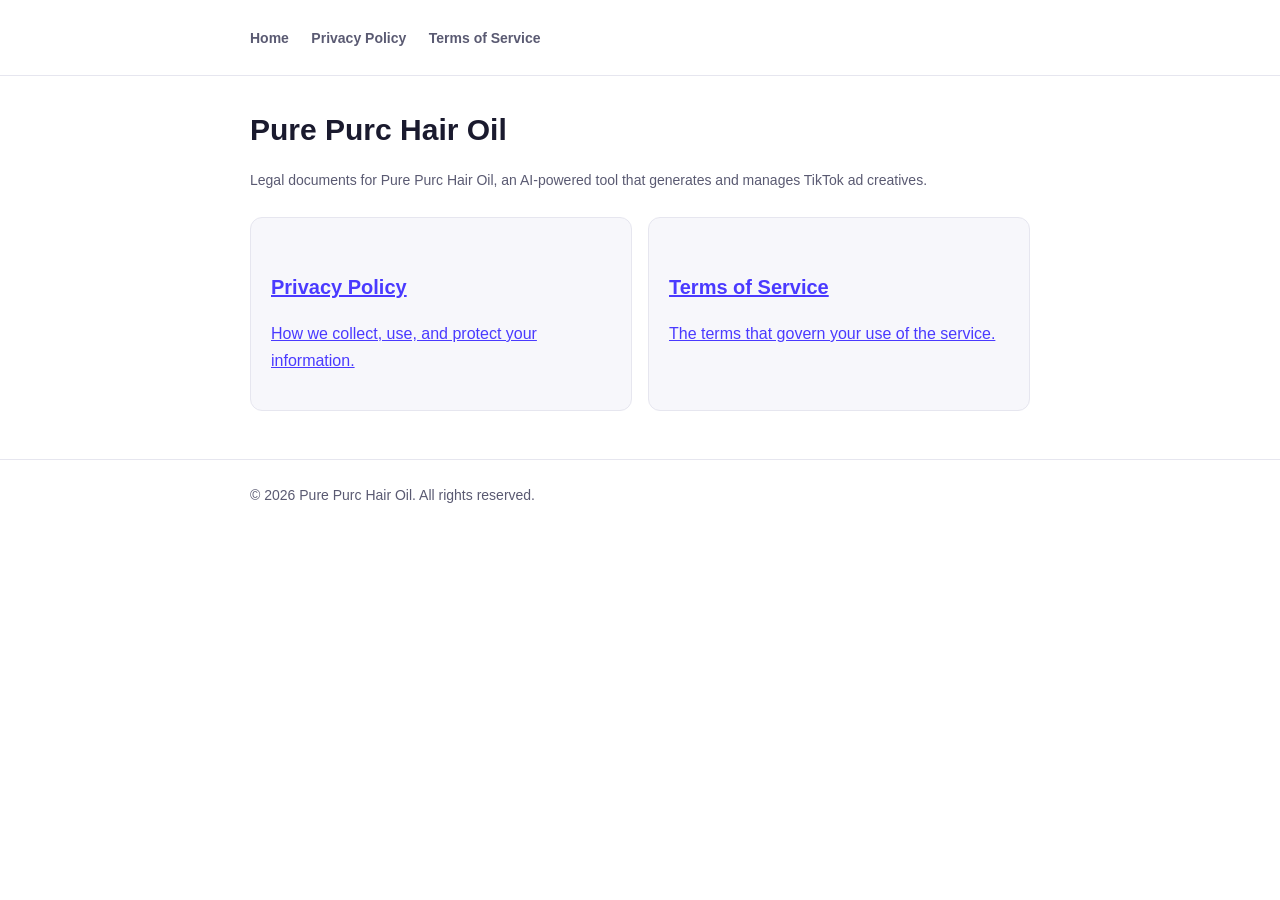
<file: docs/index.html>
<!DOCTYPE html>
<html lang="en">
<head>
  <meta charset="utf-8" />
  <meta name="viewport" content="width=device-width, initial-scale=1" />
  <title>Pure Purc Hair Oil — Legal</title>
  <link rel="stylesheet" href="style.css" />
</head>
<body>
  <header>
    <div class="wrap">
      <nav>
        <a href="index.html">Home</a>
        <a href="privacy-policy.html">Privacy Policy</a>
        <a href="terms-of-service.html">Terms of Service</a>
      </nav>
    </div>
  </header>

  <main class="wrap">
    <h1>Pure Purc Hair Oil</h1>
    <p class="updated">Legal documents for Pure Purc Hair Oil, an AI-powered tool that
      generates and manages TikTok ad creatives.</p>

    <div class="cards">
      <a class="card" href="privacy-policy.html">
        <h2>Privacy Policy</h2>
        <p>How we collect, use, and protect your information.</p>
      </a>
      <a class="card" href="terms-of-service.html">
        <h2>Terms of Service</h2>
        <p>The terms that govern your use of the service.</p>
      </a>
    </div>
  </main>

  <footer>
    <div class="wrap">© <span id="y"></span> Pure Purc Hair Oil. All rights reserved.</div>
  </footer>
  <script>document.getElementById('y').textContent = new Date().getFullYear();</script>
</body>
</html>
</file>
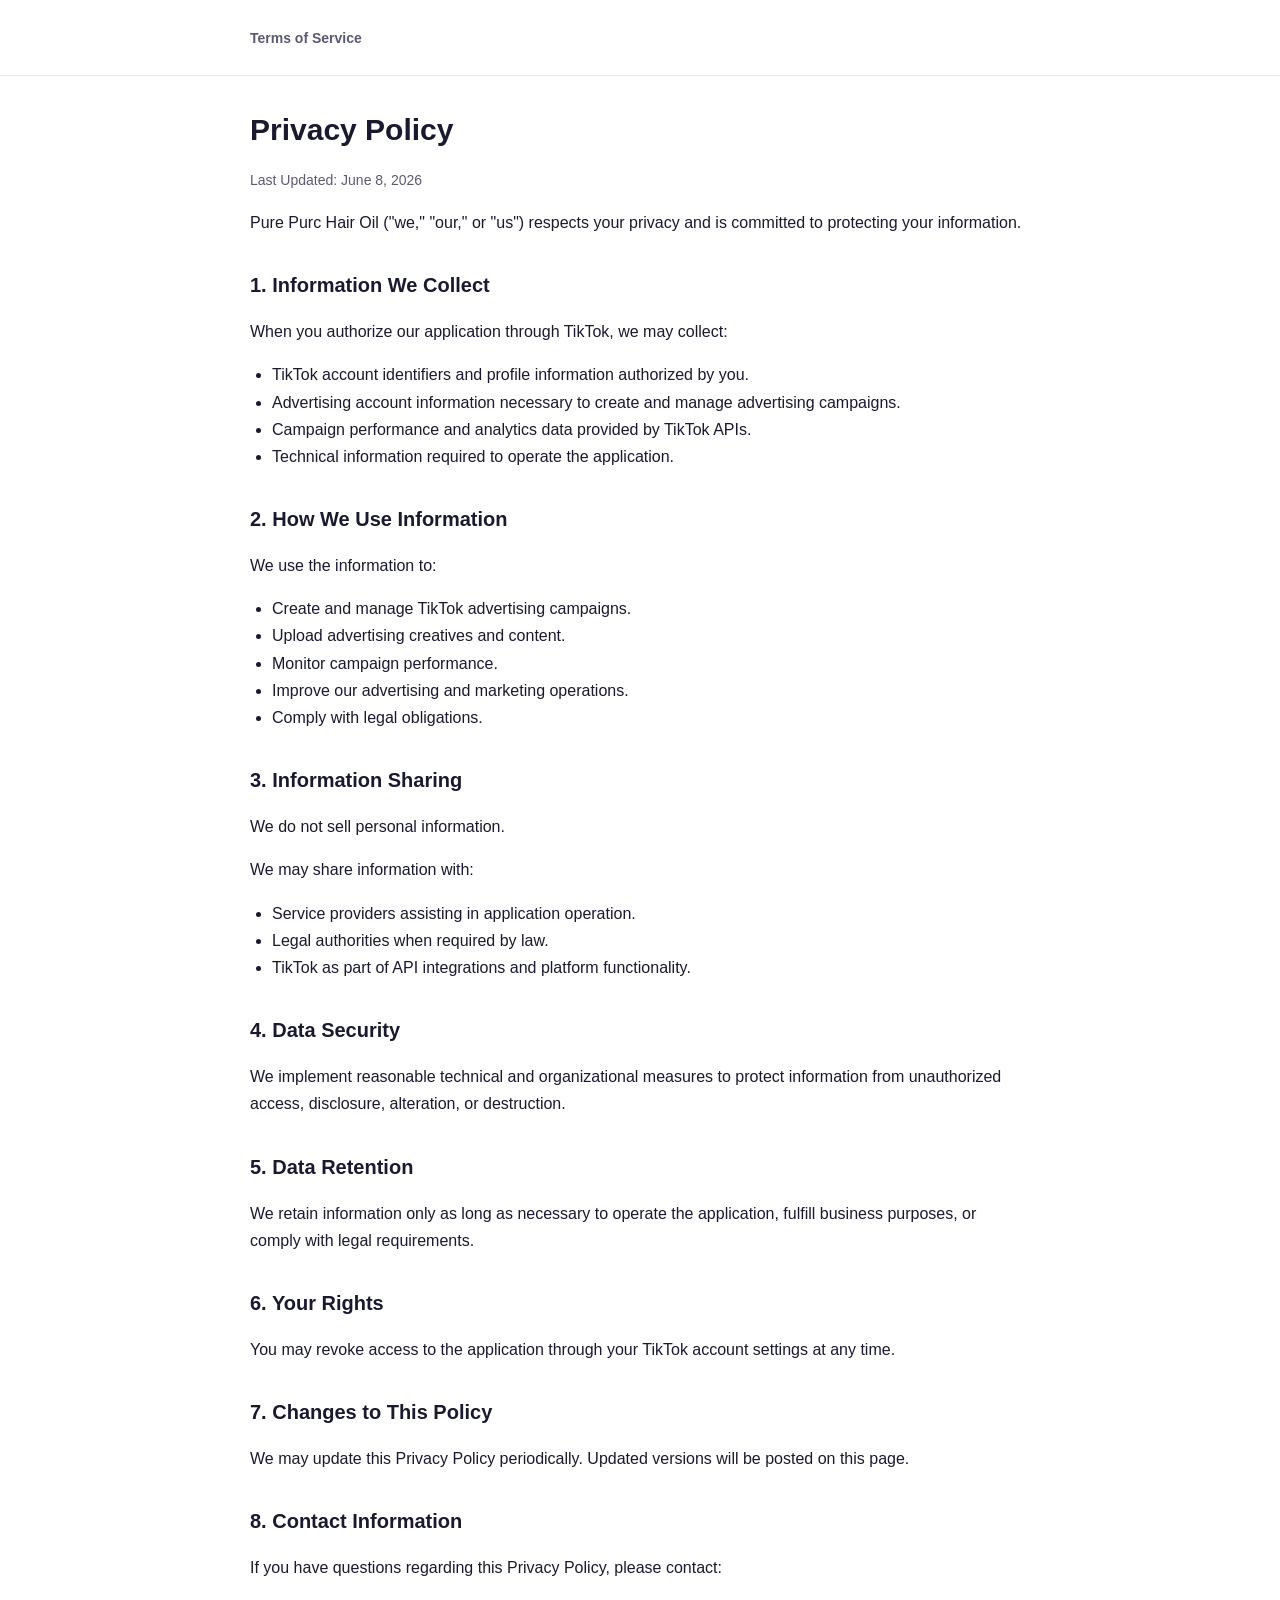
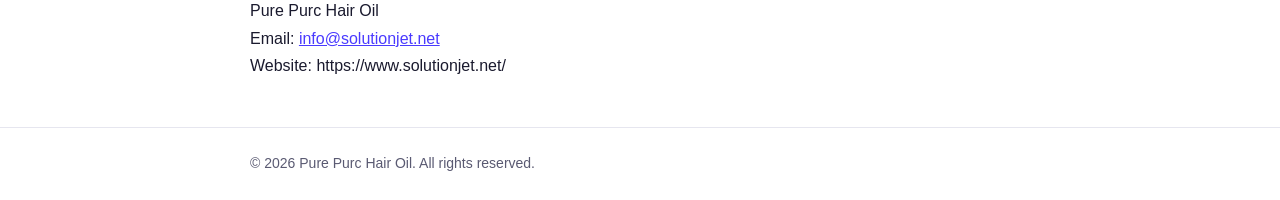
<file: docs/privacy-policy.html>
<!DOCTYPE html>
<html lang="en">
<head>
  <meta charset="utf-8" />
  <meta name="viewport" content="width=device-width, initial-scale=1" />
  <title>Privacy Policy — Pure Purc Hair Oil</title>
  <link rel="stylesheet" href="style.css" />
</head>
<body>
  <header>
    <div class="wrap">
      <nav>
        <a href="https://www.solutionjet.net/products/hookpilot/tos">Terms of Service</a>
      </nav>
    </div>
  </header>

  <main class="wrap">
    <h1>Privacy Policy</h1>
    <p class="updated">Last Updated: June 8, 2026</p>

    <p>Pure Purc Hair Oil ("we," "our," or "us") respects your privacy and is
      committed to protecting your information.</p>

    <h2>1. Information We Collect</h2>
    <p>When you authorize our application through TikTok, we may collect:</p>
    <ul>
      <li>TikTok account identifiers and profile information authorized by you.</li>
      <li>Advertising account information necessary to create and manage advertising campaigns.</li>
      <li>Campaign performance and analytics data provided by TikTok APIs.</li>
      <li>Technical information required to operate the application.</li>
    </ul>

    <h2>2. How We Use Information</h2>
    <p>We use the information to:</p>
    <ul>
      <li>Create and manage TikTok advertising campaigns.</li>
      <li>Upload advertising creatives and content.</li>
      <li>Monitor campaign performance.</li>
      <li>Improve our advertising and marketing operations.</li>
      <li>Comply with legal obligations.</li>
    </ul>

    <h2>3. Information Sharing</h2>
    <p>We do not sell personal information.</p>
    <p>We may share information with:</p>
    <ul>
      <li>Service providers assisting in application operation.</li>
      <li>Legal authorities when required by law.</li>
      <li>TikTok as part of API integrations and platform functionality.</li>
    </ul>

    <h2>4. Data Security</h2>
    <p>We implement reasonable technical and organizational measures to protect
      information from unauthorized access, disclosure, alteration, or destruction.</p>

    <h2>5. Data Retention</h2>
    <p>We retain information only as long as necessary to operate the
      application, fulfill business purposes, or comply with legal requirements.</p>

    <h2>6. Your Rights</h2>
    <p>You may revoke access to the application through your TikTok account
      settings at any time.</p>

    <h2>7. Changes to This Policy</h2>
    <p>We may update this Privacy Policy periodically. Updated versions will be
      posted on this page.</p>

    <h2>8. Contact Information</h2>
    <p>If you have questions regarding this Privacy Policy, please contact:</p>
    <p>
      Pure Purc Hair Oil<br />
      Email: <a href="mailto:info@solutionjet.net">info@solutionjet.net</a><br />
      Website: https://www.solutionjet.net/
    </p>
  </main>

  <footer>
    <div class="wrap">© <span id="y"></span> Pure Purc Hair Oil. All rights reserved.</div>
  </footer>
  <script>document.getElementById('y').textContent = new Date().getFullYear();</script>
</body>
</html>
</file>
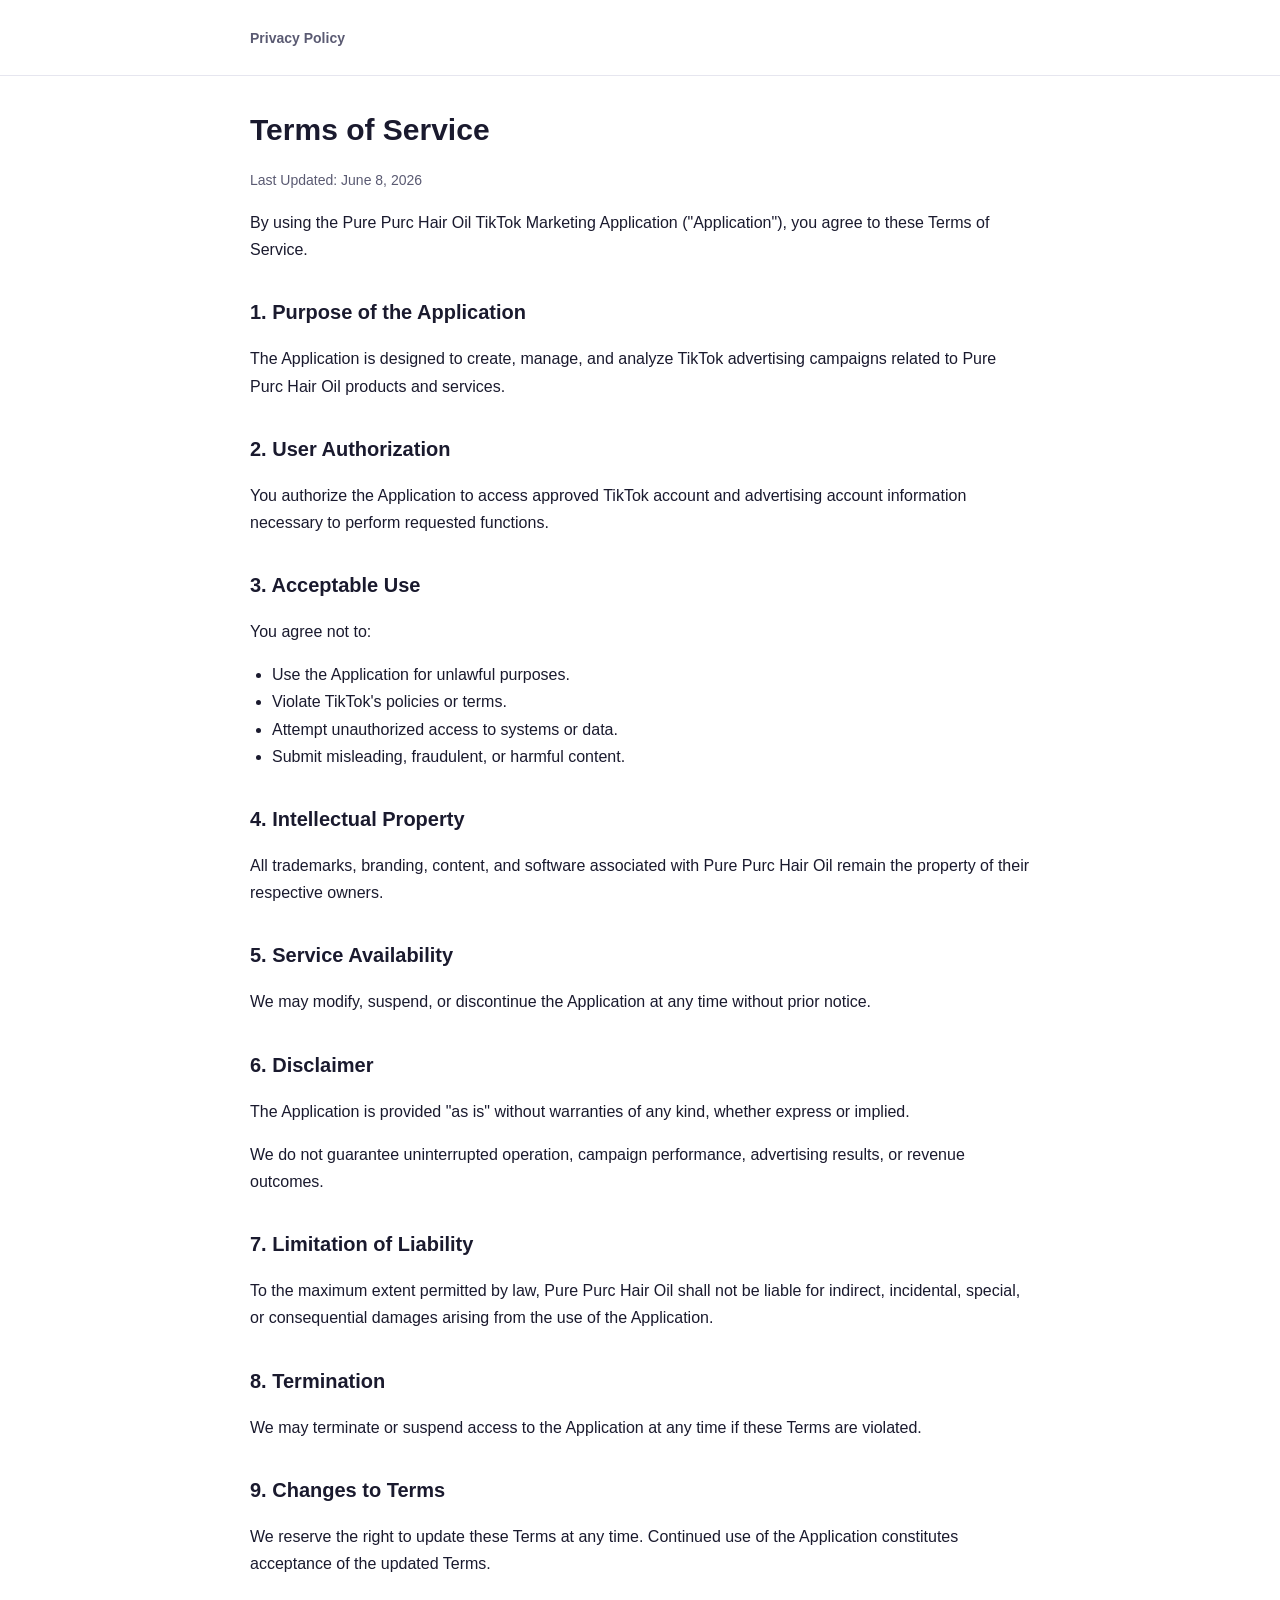
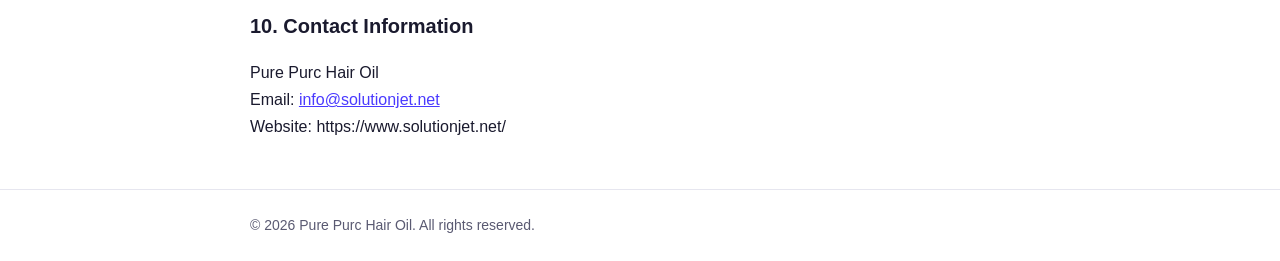
<file: docs/terms-of-service.html>
<!DOCTYPE html>
<html lang="en">
<head>
  <meta charset="utf-8" />
  <meta name="viewport" content="width=device-width, initial-scale=1" />
  <title>Terms of Service — Pure Purc Hair Oil</title>
  <link rel="stylesheet" href="style.css" />
</head>
<body>
  <header>
    <div class="wrap">
      <nav>
        <a href="https://www.solutionjet.net/products/hookpilot/privacy">Privacy Policy</a>
      </nav>
    </div>
  </header>

  <main class="wrap">
    <h1>Terms of Service</h1>
    <p class="updated">Last Updated: June 8, 2026</p>

    <p>By using the Pure Purc Hair Oil TikTok Marketing Application
      ("Application"), you agree to these Terms of Service.</p>

    <h2>1. Purpose of the Application</h2>
    <p>The Application is designed to create, manage, and analyze TikTok
      advertising campaigns related to Pure Purc Hair Oil products and services.</p>

    <h2>2. User Authorization</h2>
    <p>You authorize the Application to access approved TikTok account and
      advertising account information necessary to perform requested functions.</p>

    <h2>3. Acceptable Use</h2>
    <p>You agree not to:</p>
    <ul>
      <li>Use the Application for unlawful purposes.</li>
      <li>Violate TikTok's policies or terms.</li>
      <li>Attempt unauthorized access to systems or data.</li>
      <li>Submit misleading, fraudulent, or harmful content.</li>
    </ul>

    <h2>4. Intellectual Property</h2>
    <p>All trademarks, branding, content, and software associated with Pure Purc
      Hair Oil remain the property of their respective owners.</p>

    <h2>5. Service Availability</h2>
    <p>We may modify, suspend, or discontinue the Application at any time without
      prior notice.</p>

    <h2>6. Disclaimer</h2>
    <p>The Application is provided "as is" without warranties of any kind, whether
      express or implied.</p>
    <p>We do not guarantee uninterrupted operation, campaign performance,
      advertising results, or revenue outcomes.</p>

    <h2>7. Limitation of Liability</h2>
    <p>To the maximum extent permitted by law, Pure Purc Hair Oil shall not be
      liable for indirect, incidental, special, or consequential damages arising
      from the use of the Application.</p>

    <h2>8. Termination</h2>
    <p>We may terminate or suspend access to the Application at any time if these
      Terms are violated.</p>

    <h2>9. Changes to Terms</h2>
    <p>We reserve the right to update these Terms at any time. Continued use of
      the Application constitutes acceptance of the updated Terms.</p>

    <h2>10. Contact Information</h2>
    <p>
      Pure Purc Hair Oil<br />
      Email: <a href="mailto:info@solutionjet.net">info@solutionjet.net</a><br />
      Website: https://www.solutionjet.net/
    </p>
  </main>

  <footer>
    <div class="wrap">© <span id="y"></span> Pure Purc Hair Oil. All rights reserved.</div>
  </footer>
  <script>document.getElementById('y').textContent = new Date().getFullYear();</script>
</body>
</html>
</file>
<file: docs/style.css>
:root {
  --bg: #ffffff;
  --text: #1a1a2e;
  --muted: #5a5a72;
  --accent: #4a3aff;
  --line: #e6e6ef;
  --card: #f7f7fb;
}
* { box-sizing: border-box; }
body {
  margin: 0;
  background: var(--bg);
  color: var(--text);
  font: 16px/1.7 -apple-system, "Segoe UI", Roboto, Helvetica, Arial, sans-serif;
}
header {
  border-bottom: 1px solid var(--line);
  padding: 24px 0;
}
.wrap { max-width: 820px; margin: 0 auto; padding: 0 20px; }
nav a {
  color: var(--muted);
  text-decoration: none;
  margin-right: 18px;
  font-weight: 600;
  font-size: 14px;
}
nav a:hover, a { color: var(--accent); }
h1 { font-size: 30px; margin: 28px 0 6px; }
h2 { font-size: 20px; margin: 32px 0 8px; }
.updated { color: var(--muted); font-size: 14px; margin-bottom: 8px; }
.notice {
  background: var(--card);
  border: 1px solid var(--line);
  border-left: 4px solid var(--accent);
  border-radius: 8px;
  padding: 12px 16px;
  font-size: 14px;
  color: var(--muted);
  margin: 20px 0;
}
ul { padding-left: 22px; }
footer {
  border-top: 1px solid var(--line);
  margin-top: 48px;
  padding: 24px 0;
  color: var(--muted);
  font-size: 14px;
}
code { background: var(--card); padding: 1px 6px; border-radius: 5px; }
.cards { display: grid; grid-template-columns: 1fr 1fr; gap: 16px; margin-top: 24px; }
.card { background: var(--card); border: 1px solid var(--line); border-radius: 12px; padding: 20px; }
@media (max-width: 600px) { .cards { grid-template-columns: 1fr; } }
</file>
